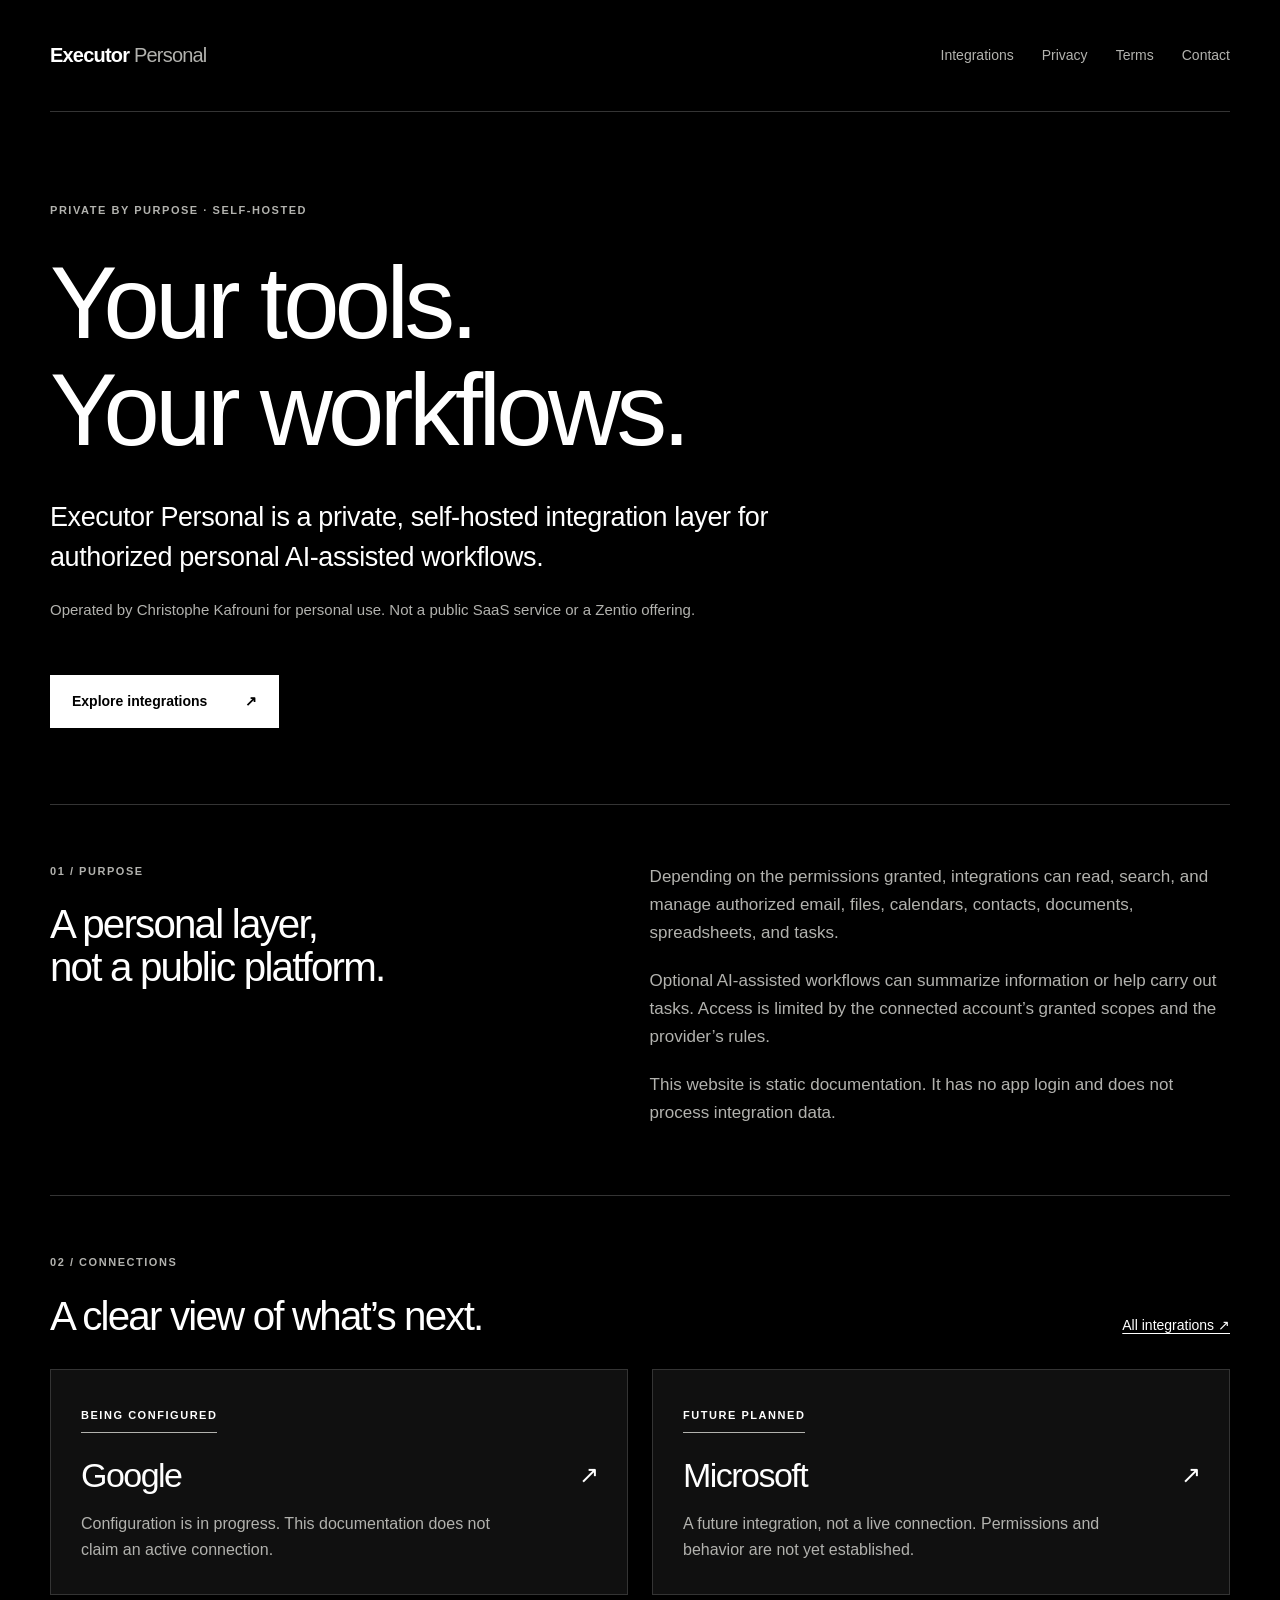
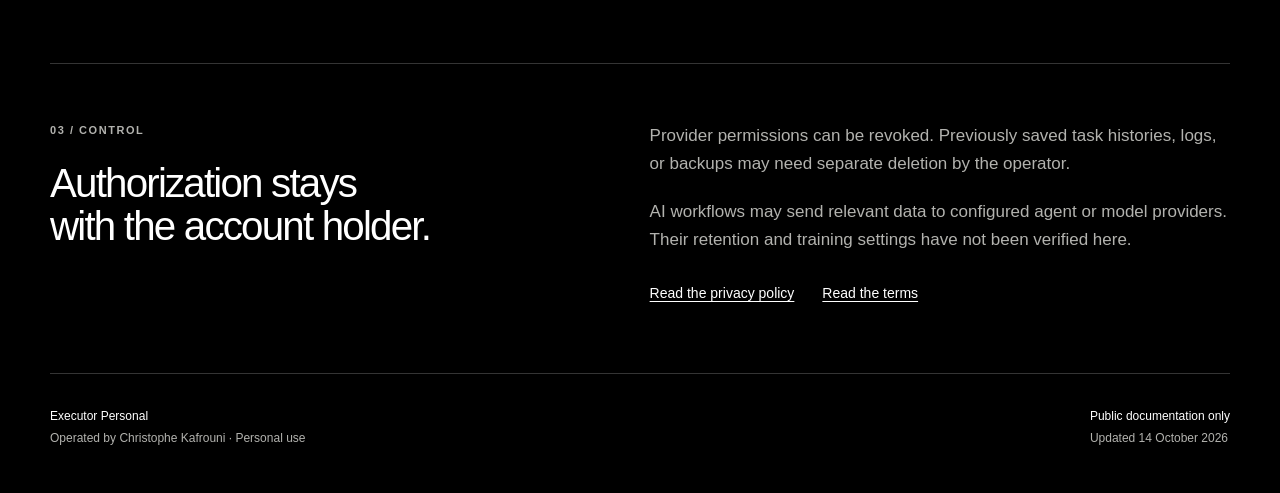
<file: index.html>
<!doctype html>
<html lang="en">
<head>
  <meta charset="utf-8">
  <meta name="viewport" content="width=device-width, initial-scale=1">
  <meta name="description" content="Private, self-hosted integrations for authorized personal AI-assisted workflows. Public documentation for Executor Personal.">
  <meta name="color-scheme" content="dark">
  <title>Executor Personal</title>
  <link rel="stylesheet" href="styles.css">
</head>
<body>
  <a class="skip-link" href="#main">Skip to content</a>
  <div class="site-shell">
    <header class="site-header">
      <a class="brand" href="index.html" aria-current="page">Executor <span>Personal</span></a>
      <nav aria-label="Main navigation"><a href="integrations.html">Integrations</a><a href="privacy.html">Privacy</a><a href="terms.html">Terms</a><a href="contact.html">Contact</a></nav>
    </header>
    <main id="main" tabindex="-1">
      <section class="hero home-hero" aria-labelledby="home-title">
        <p class="eyebrow">Private by purpose · Self-hosted</p>
        <h1 id="home-title">Your tools.<br>Your workflows.</h1>
        <p class="lead">Executor Personal is a private, self-hosted integration layer for authorized personal AI-assisted workflows.</p>
        <p class="hero-note">Operated by Christophe Kafrouni for personal use. Not a public SaaS service or a Zentio offering.</p>
        <a class="button" href="integrations.html">Explore integrations <span aria-hidden="true">↗</span></a>
      </section>
      <section class="section split" aria-labelledby="capabilities">
        <div><p class="eyebrow">01 / Purpose</p><h2 id="capabilities">A personal layer,<br>not a public platform.</h2></div>
        <div class="section-copy">
          <p>Depending on the permissions granted, integrations can read, search, and manage authorized email, files, calendars, contacts, documents, spreadsheets, and tasks.</p>
          <p>Optional AI-assisted workflows can summarize information or help carry out tasks. Access is limited by the connected account’s granted scopes and the provider’s rules.</p>
          <p>This website is static documentation. It has no app login and does not process integration data.</p>
        </div>
      </section>
      <section class="section" aria-labelledby="integration-status">
        <div class="section-heading"><div><p class="eyebrow">02 / Connections</p><h2 id="integration-status">A clear view of what’s next.</h2></div><a href="integrations.html">All integrations <span aria-hidden="true">↗</span></a></div>
        <div class="card-grid">
          <article class="card"><p class="status">Being configured</p><h3><a href="google.html">Google <span aria-hidden="true">↗</span></a></h3><p>Configuration is in progress. This documentation does not claim an active connection.</p></article>
          <article class="card"><p class="status">Future planned</p><h3><a href="microsoft.html">Microsoft <span aria-hidden="true">↗</span></a></h3><p>A future integration, not a live connection. Permissions and behavior are not yet established.</p></article>
        </div>
      </section>
      <section class="section split" aria-labelledby="control">
        <div><p class="eyebrow">03 / Control</p><h2 id="control">Authorization stays<br>with the account holder.</h2></div>
        <div class="section-copy"><p>Provider permissions can be revoked. Previously saved task histories, logs, or backups may need separate deletion by the operator.</p><p>AI workflows may send relevant data to configured agent or model providers. Their retention and training settings have not been verified here.</p><div class="inline-links"><a href="privacy.html">Read the privacy policy</a><a href="terms.html">Read the terms</a></div></div>
      </section>
    </main>
    <footer class="site-footer">
      <p>Executor Personal<br><span>Operated by Christophe Kafrouni · Personal use</span></p>
      <p>Public documentation only<br><span>Updated <time datetime="2026-10-14">14 October 2026</time></span></p>
    </footer>
  </div>
</body>
</html>
</file>
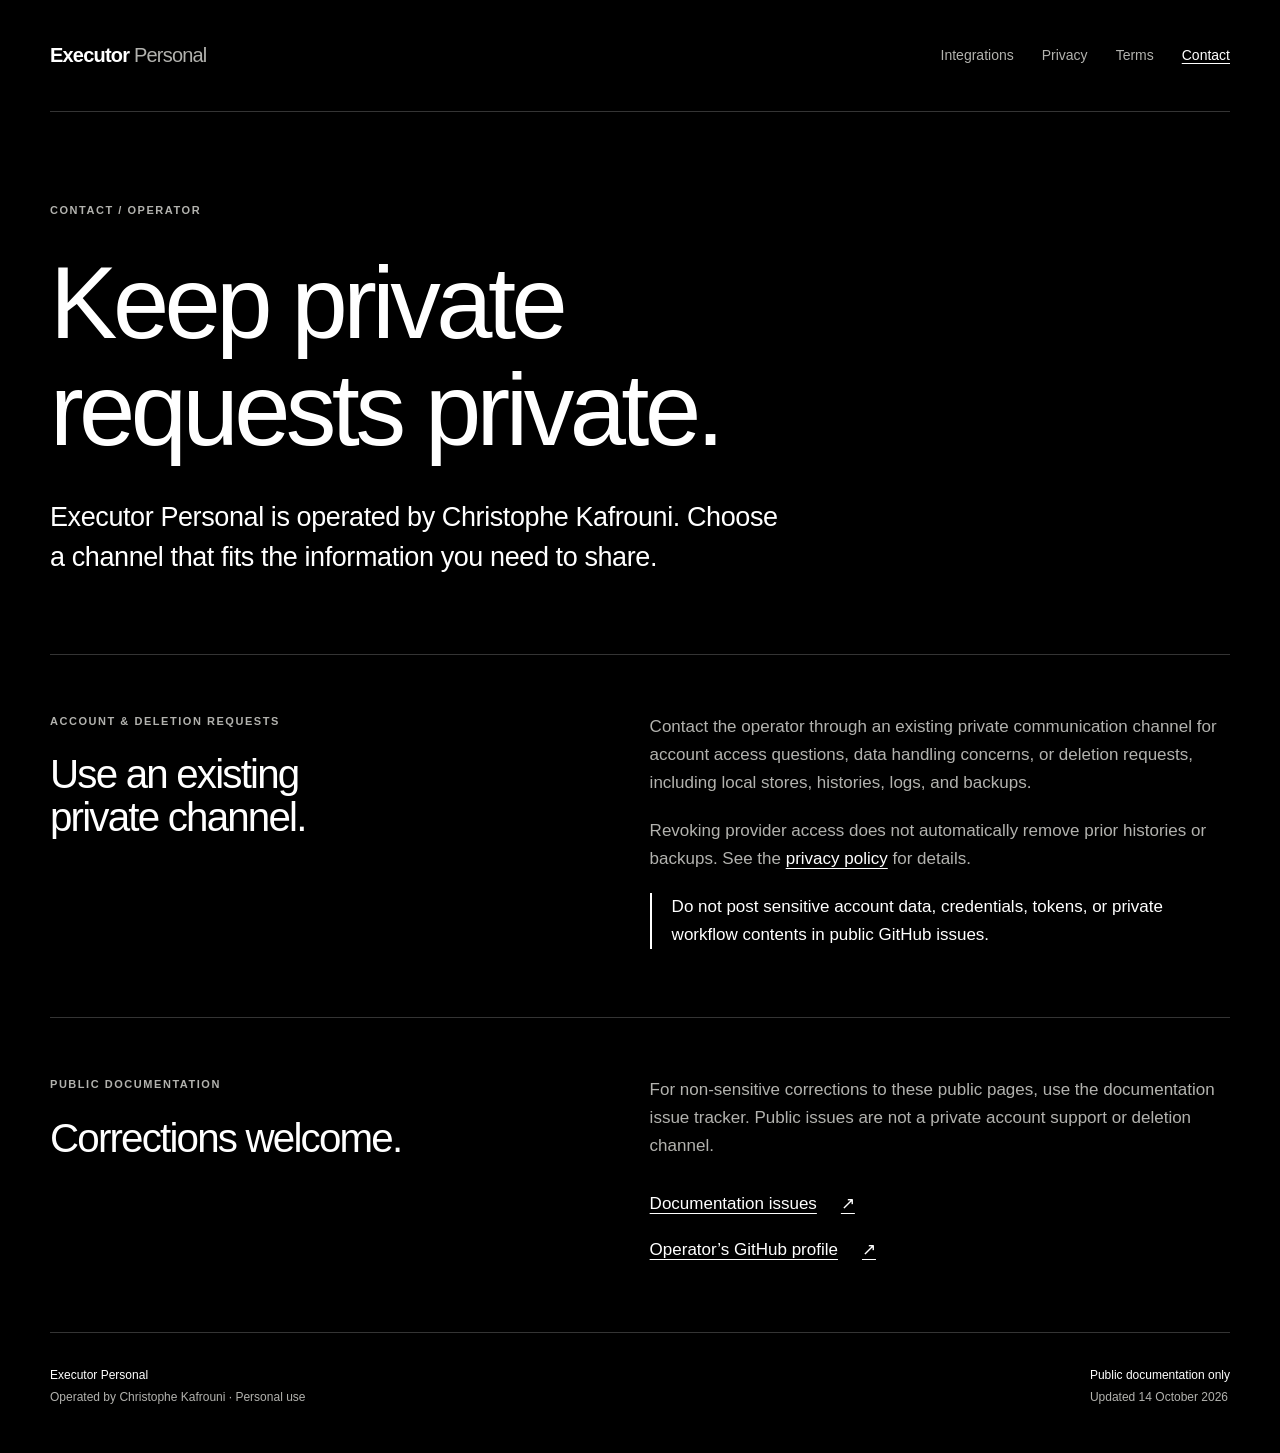
<file: contact.html>
<!doctype html>
<html lang="en">
<head>
  <meta charset="utf-8">
  <meta name="viewport" content="width=device-width, initial-scale=1">
  <meta name="description" content="Contact for Executor Personal, a private, self-hosted personal integration layer operated by Christophe Kafrouni.">
  <meta name="color-scheme" content="dark">
  <title>Contact · Executor Personal</title>
  <link rel="stylesheet" href="styles.css">
</head>
<body>
  <a class="skip-link" href="#main">Skip to content</a>
  <div class="site-shell">
    <header class="site-header">
      <a class="brand" href="index.html">Executor <span>Personal</span></a>
      <nav aria-label="Main navigation"><a href="integrations.html">Integrations</a><a href="privacy.html">Privacy</a><a href="terms.html">Terms</a><a href="contact.html" aria-current="page">Contact</a></nav>
    </header>
    <main id="main" tabindex="-1">
      <section class="hero" aria-labelledby="page-title"><p class="eyebrow">Contact / Operator</p><h1 id="page-title">Keep private<br>requests private.</h1><p class="lead">Executor Personal is operated by Christophe Kafrouni. Choose a channel that fits the information you need to share.</p></section>
      <section class="section split" aria-labelledby="private-contact"><div><p class="eyebrow">Account &amp; deletion requests</p><h2 id="private-contact">Use an existing<br>private channel.</h2></div><div class="section-copy"><p>Contact the operator through an existing private communication channel for account access questions, data handling concerns, or deletion requests, including local stores, histories, logs, and backups.</p><p>Revoking provider access does not automatically remove prior histories or backups. See the <a href="privacy.html">privacy policy</a> for details.</p><p class="notice">Do not post sensitive account data, credentials, tokens, or private workflow contents in public GitHub issues.</p></div></section>
      <section class="section split" aria-labelledby="public-contact"><div><p class="eyebrow">Public documentation</p><h2 id="public-contact">Corrections welcome.</h2></div><div class="section-copy"><p>For non-sensitive corrections to these public pages, use the documentation issue tracker. Public issues are not a private account support or deletion channel.</p><div class="contact-links"><a href="https://github.com/ckafrouni/integration-pages/issues">Documentation issues <span aria-hidden="true">↗</span></a><a href="https://github.com/ckafrouni">Operator’s GitHub profile <span aria-hidden="true">↗</span></a></div></div></section>
    </main>
    <footer class="site-footer">
      <p>Executor Personal<br><span>Operated by Christophe Kafrouni · Personal use</span></p>
      <p>Public documentation only<br><span>Updated <time datetime="2026-10-14">14 October 2026</time></span></p>
    </footer>
  </div>
</body>
</html>
</file>
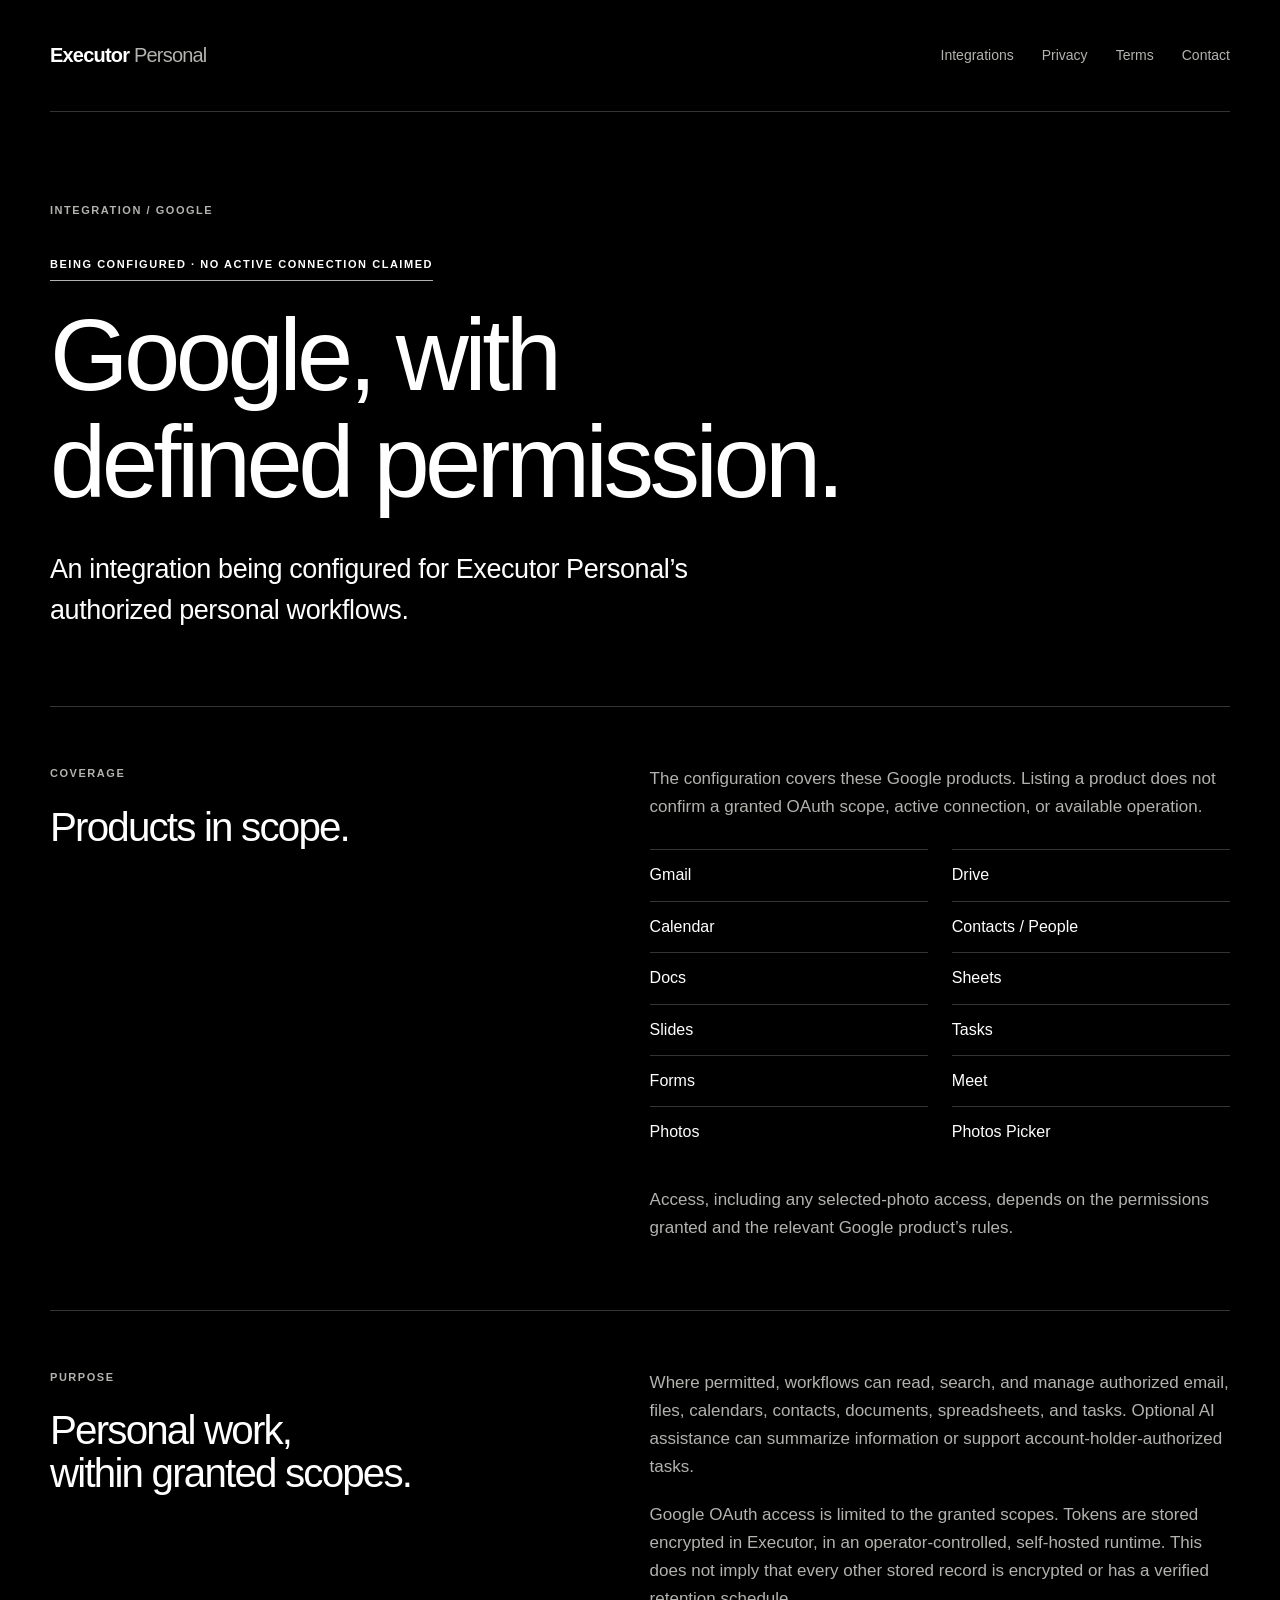
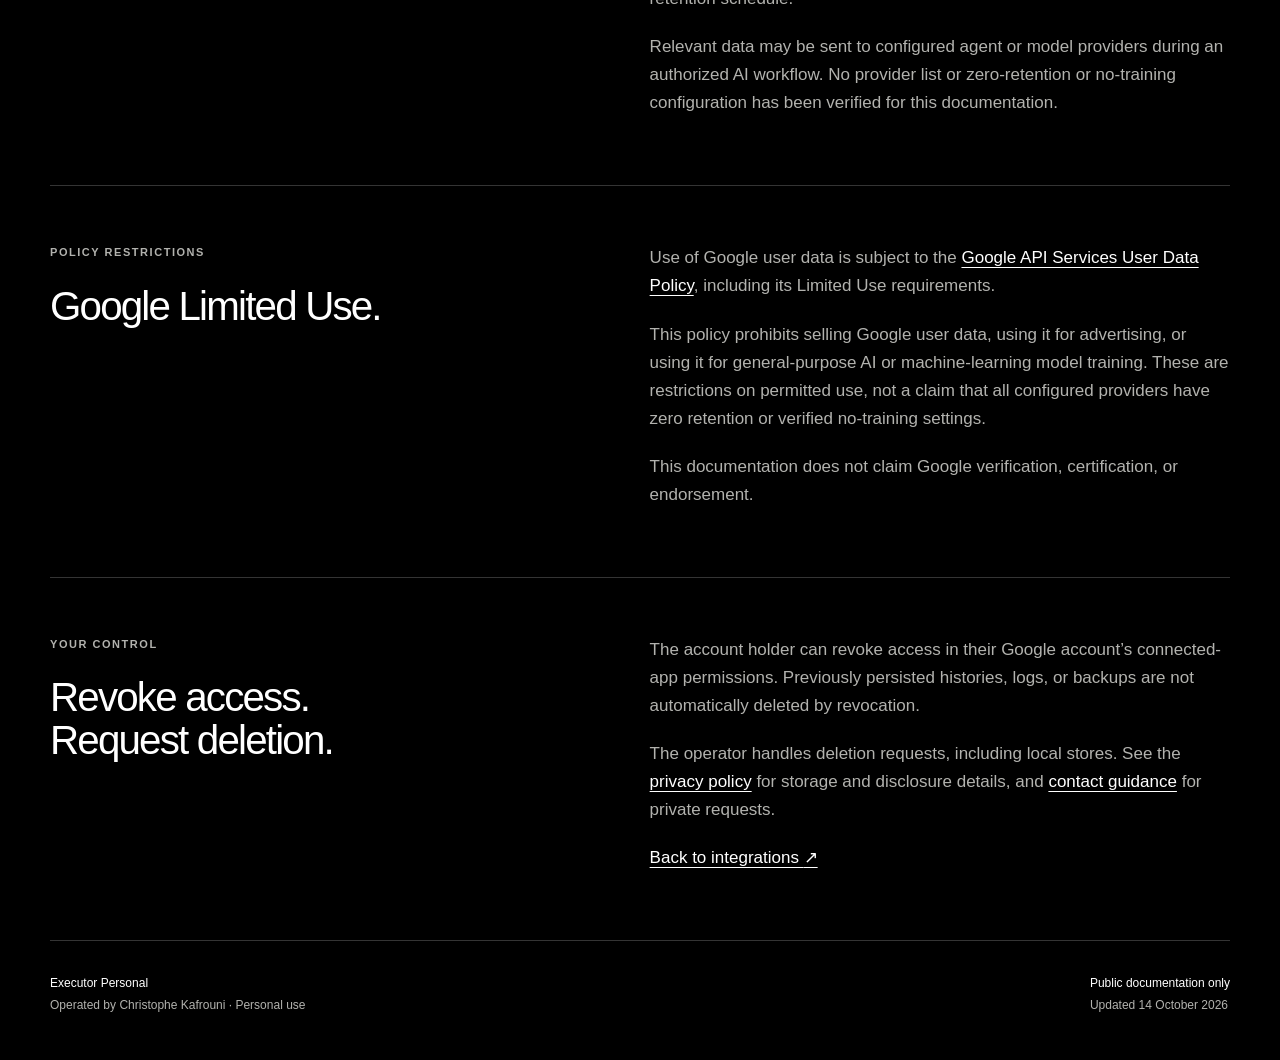
<file: google.html>
<!doctype html>
<html lang="en">
<head>
  <meta charset="utf-8">
  <meta name="viewport" content="width=device-width, initial-scale=1">
  <meta name="description" content="Google integration for Executor Personal, a private, self-hosted personal integration layer operated by Christophe Kafrouni.">
  <meta name="color-scheme" content="dark">
  <title>Google integration · Executor Personal</title>
  <link rel="stylesheet" href="styles.css">
</head>
<body>
  <a class="skip-link" href="#main">Skip to content</a>
  <div class="site-shell">
    <header class="site-header">
      <a class="brand" href="index.html">Executor <span>Personal</span></a>
      <nav aria-label="Main navigation"><a href="integrations.html">Integrations</a><a href="privacy.html">Privacy</a><a href="terms.html">Terms</a><a href="contact.html">Contact</a></nav>
    </header>
    <main id="main" tabindex="-1">
      <section class="hero" aria-labelledby="page-title"><p class="eyebrow">Integration / Google</p><p class="status">Being configured · No active connection claimed</p><h1 id="page-title">Google, with<br>defined permission.</h1><p class="lead">An integration being configured for Executor Personal’s authorized personal workflows.</p></section>
      <section class="section split" aria-labelledby="products"><div><p class="eyebrow">Coverage</p><h2 id="products">Products in scope.</h2></div><div class="section-copy"><p>The configuration covers these Google products. Listing a product does not confirm a granted OAuth scope, active connection, or available operation.</p><ul class="product-list"><li>Gmail</li><li>Drive</li><li>Calendar</li><li>Contacts / People</li><li>Docs</li><li>Sheets</li><li>Slides</li><li>Tasks</li><li>Forms</li><li>Meet</li><li>Photos</li><li>Photos Picker</li></ul><p>Access, including any selected-photo access, depends on the permissions granted and the relevant Google product’s rules.</p></div></section>
      <section class="section split" aria-labelledby="use"><div><p class="eyebrow">Purpose</p><h2 id="use">Personal work,<br>within granted scopes.</h2></div><div class="section-copy"><p>Where permitted, workflows can read, search, and manage authorized email, files, calendars, contacts, documents, spreadsheets, and tasks. Optional AI assistance can summarize information or support account-holder-authorized tasks.</p><p>Google OAuth access is limited to the granted scopes. Tokens are stored encrypted in Executor, in an operator-controlled, self-hosted runtime. This does not imply that every other stored record is encrypted or has a verified retention schedule.</p><p>Relevant data may be sent to configured agent or model providers during an authorized AI workflow. No provider list or zero-retention or no-training configuration has been verified for this documentation.</p></div></section>
      <section class="section split" aria-labelledby="limited-use"><div><p class="eyebrow">Policy restrictions</p><h2 id="limited-use">Google Limited Use.</h2></div><div class="section-copy"><p>Use of Google user data is subject to the <a href="https://developers.google.com/terms/api-services-user-data-policy">Google API Services User Data Policy</a>, including its Limited Use requirements.</p><p>This policy prohibits selling Google user data, using it for advertising, or using it for general-purpose AI or machine-learning model training. These are restrictions on permitted use, not a claim that all configured providers have zero retention or verified no-training settings.</p><p>This documentation does not claim Google verification, certification, or endorsement.</p></div></section>
      <section class="section split" aria-labelledby="revoke"><div><p class="eyebrow">Your control</p><h2 id="revoke">Revoke access.<br>Request deletion.</h2></div><div class="section-copy"><p>The account holder can revoke access in their Google account’s connected-app permissions. Previously persisted histories, logs, or backups are not automatically deleted by revocation.</p><p>The operator handles deletion requests, including local stores. See the <a href="privacy.html">privacy policy</a> for storage and disclosure details, and <a href="contact.html">contact guidance</a> for private requests.</p><p><a href="integrations.html">Back to integrations <span aria-hidden="true">↗</span></a></p></div></section>
    </main>
    <footer class="site-footer">
      <p>Executor Personal<br><span>Operated by Christophe Kafrouni · Personal use</span></p>
      <p>Public documentation only<br><span>Updated <time datetime="2026-10-14">14 October 2026</time></span></p>
    </footer>
  </div>
</body>
</html>
</file>
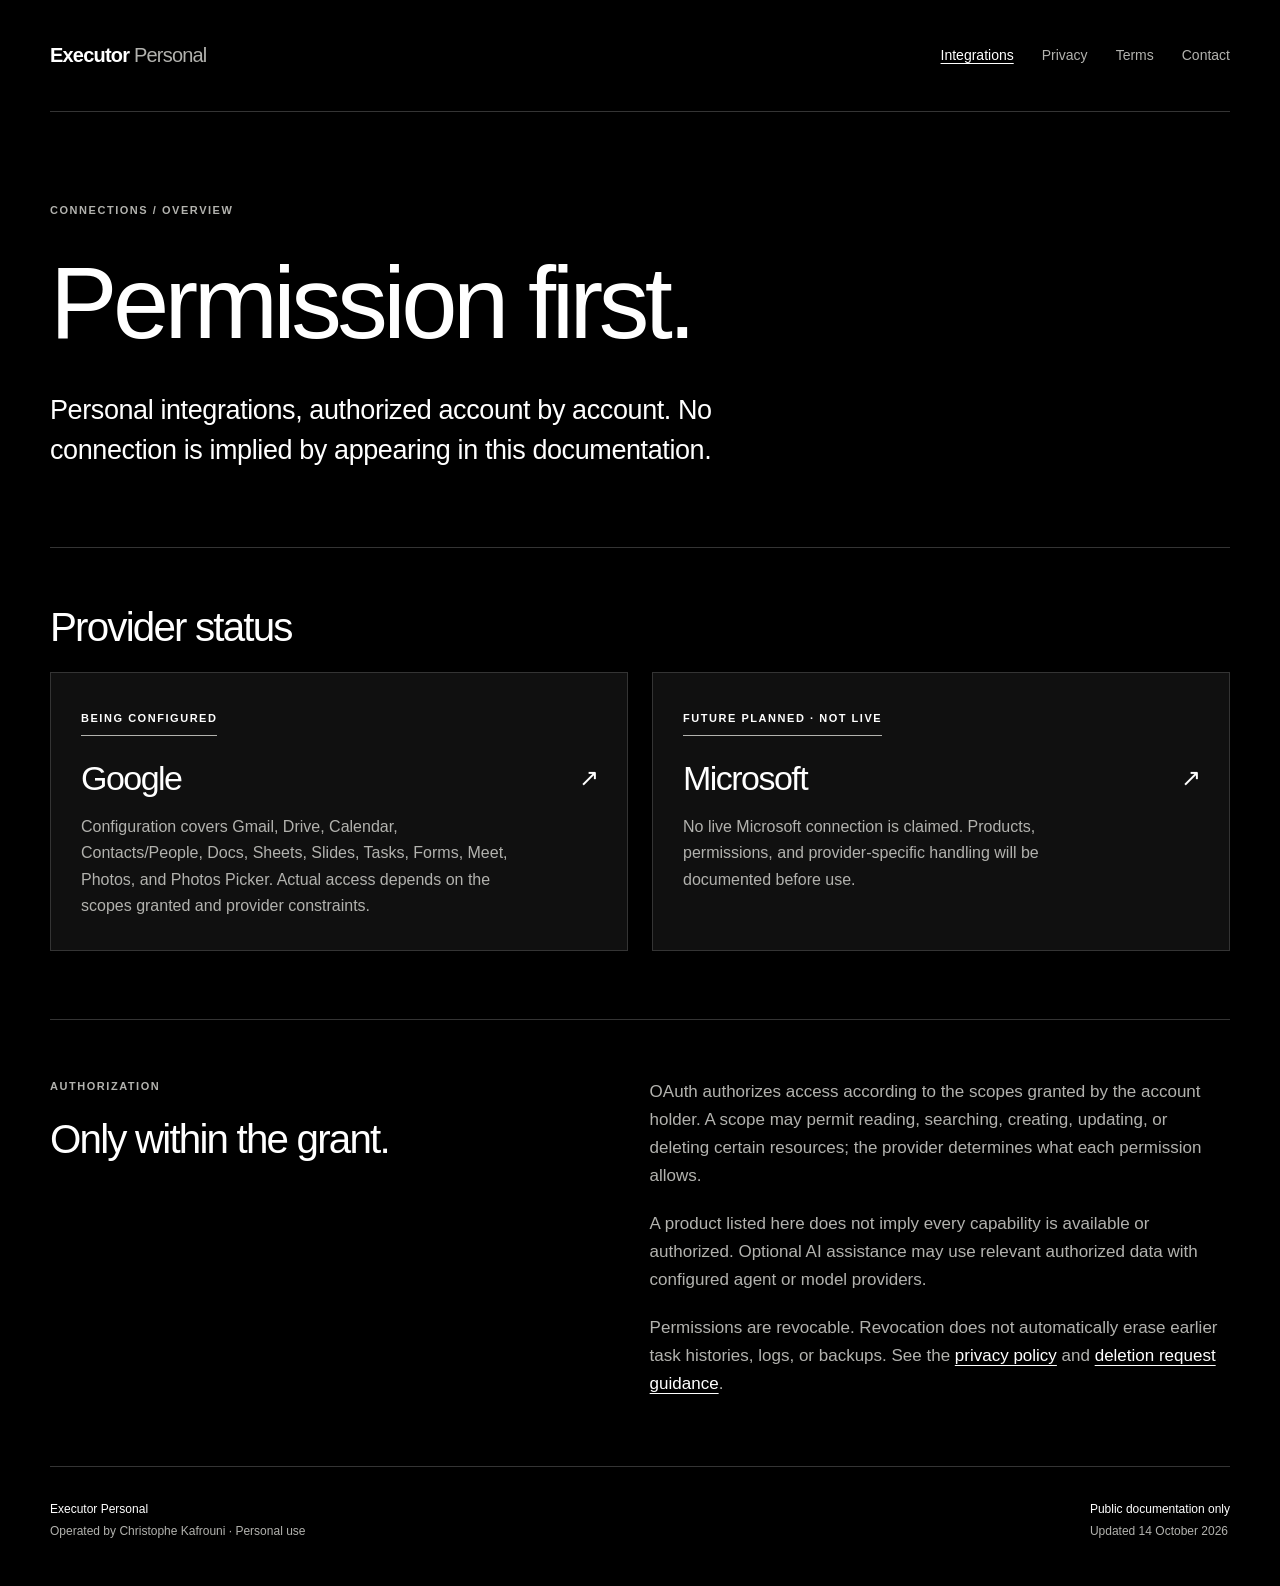
<file: integrations.html>
<!doctype html>
<html lang="en">
<head>
  <meta charset="utf-8">
  <meta name="viewport" content="width=device-width, initial-scale=1">
  <meta name="description" content="Integrations for Executor Personal, a private, self-hosted personal integration layer operated by Christophe Kafrouni.">
  <meta name="color-scheme" content="dark">
  <title>Integrations · Executor Personal</title>
  <link rel="stylesheet" href="styles.css">
</head>
<body>
  <a class="skip-link" href="#main">Skip to content</a>
  <div class="site-shell">
    <header class="site-header">
      <a class="brand" href="index.html">Executor <span>Personal</span></a>
      <nav aria-label="Main navigation"><a href="integrations.html" aria-current="page">Integrations</a><a href="privacy.html">Privacy</a><a href="terms.html">Terms</a><a href="contact.html">Contact</a></nav>
    </header>
    <main id="main" tabindex="-1">
      <section class="hero" aria-labelledby="page-title"><p class="eyebrow">Connections / Overview</p><h1 id="page-title">Permission first.</h1><p class="lead">Personal integrations, authorized account by account. No connection is implied by appearing in this documentation.</p></section>
      <section class="section" aria-labelledby="providers"><h2 id="providers">Provider status</h2><div class="card-grid">
        <article class="card"><p class="status">Being configured</p><h3><a href="google.html">Google <span aria-hidden="true">↗</span></a></h3><p>Configuration covers Gmail, Drive, Calendar, Contacts/People, Docs, Sheets, Slides, Tasks, Forms, Meet, Photos, and Photos Picker. Actual access depends on the scopes granted and provider constraints.</p></article>
        <article class="card"><p class="status">Future planned · Not live</p><h3><a href="microsoft.html">Microsoft <span aria-hidden="true">↗</span></a></h3><p>No live Microsoft connection is claimed. Products, permissions, and provider-specific handling will be documented before use.</p></article>
      </div></section>
      <section class="section split" aria-labelledby="scope"><div><p class="eyebrow">Authorization</p><h2 id="scope">Only within the grant.</h2></div><div class="section-copy"><p>OAuth authorizes access according to the scopes granted by the account holder. A scope may permit reading, searching, creating, updating, or deleting certain resources; the provider determines what each permission allows.</p><p>A product listed here does not imply every capability is available or authorized. Optional AI assistance may use relevant authorized data with configured agent or model providers.</p><p>Permissions are revocable. Revocation does not automatically erase earlier task histories, logs, or backups. See the <a href="privacy.html">privacy policy</a> and <a href="contact.html">deletion request guidance</a>.</p></div></section>
    </main>
    <footer class="site-footer">
      <p>Executor Personal<br><span>Operated by Christophe Kafrouni · Personal use</span></p>
      <p>Public documentation only<br><span>Updated <time datetime="2026-10-14">14 October 2026</time></span></p>
    </footer>
  </div>
</body>
</html>
</file>
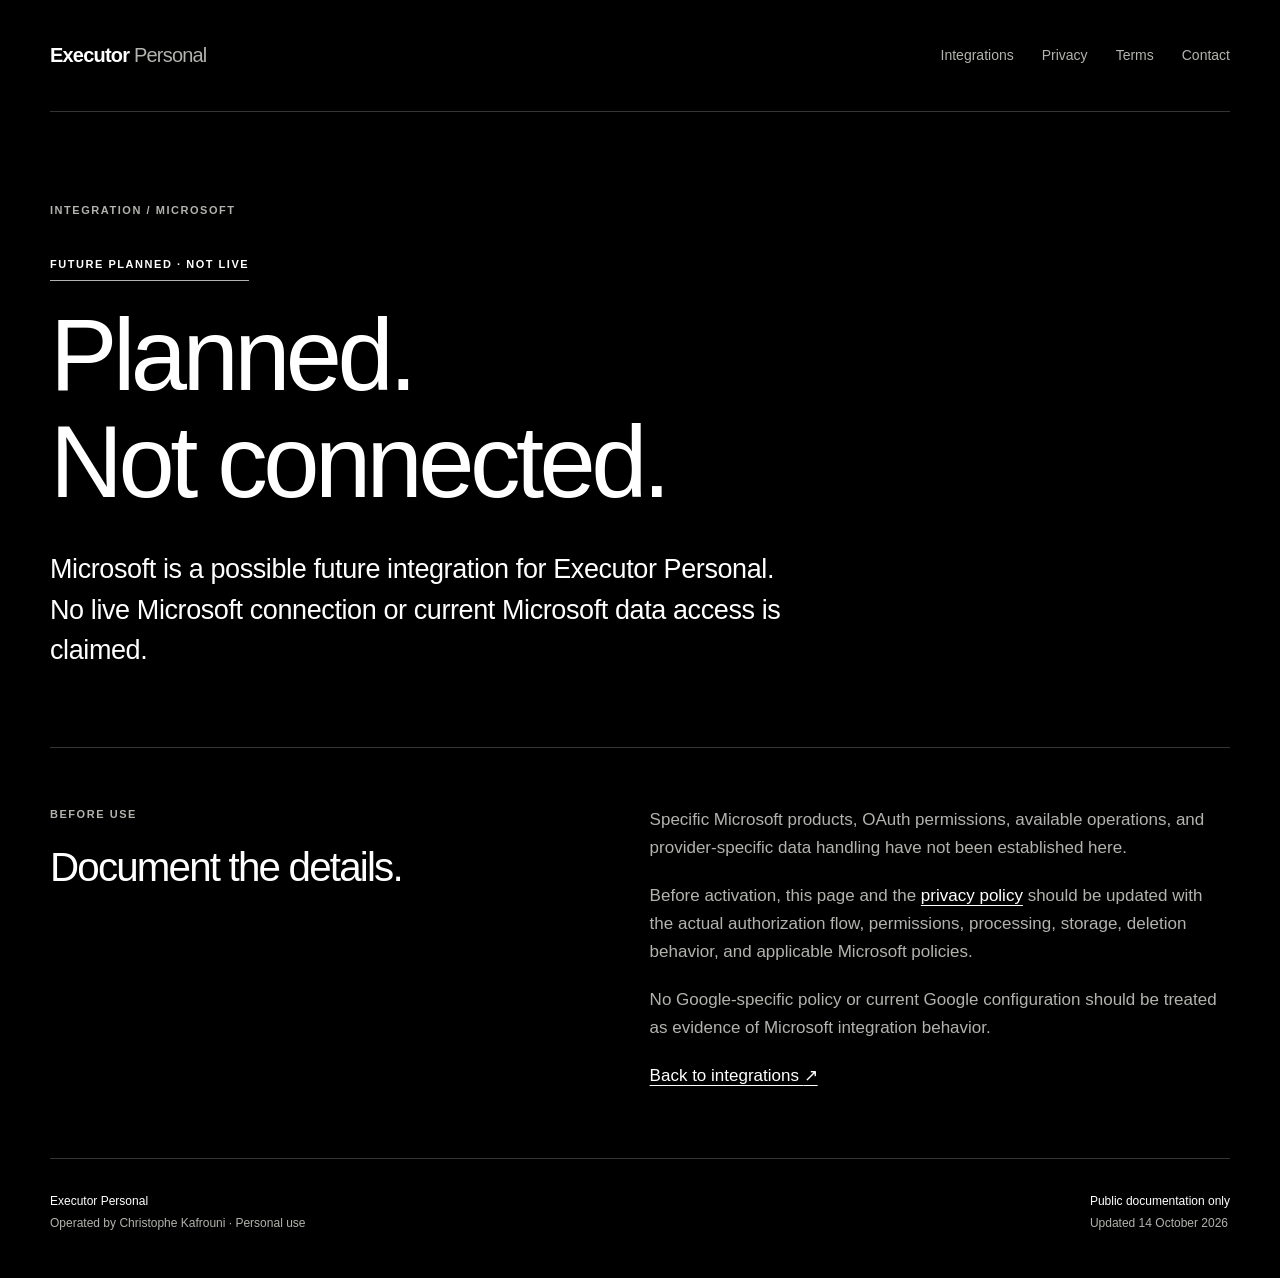
<file: microsoft.html>
<!doctype html>
<html lang="en">
<head>
  <meta charset="utf-8">
  <meta name="viewport" content="width=device-width, initial-scale=1">
  <meta name="description" content="Microsoft integration for Executor Personal, a private, self-hosted personal integration layer operated by Christophe Kafrouni.">
  <meta name="color-scheme" content="dark">
  <title>Microsoft integration · Executor Personal</title>
  <link rel="stylesheet" href="styles.css">
</head>
<body>
  <a class="skip-link" href="#main">Skip to content</a>
  <div class="site-shell">
    <header class="site-header">
      <a class="brand" href="index.html">Executor <span>Personal</span></a>
      <nav aria-label="Main navigation"><a href="integrations.html">Integrations</a><a href="privacy.html">Privacy</a><a href="terms.html">Terms</a><a href="contact.html">Contact</a></nav>
    </header>
    <main id="main" tabindex="-1">
      <section class="hero" aria-labelledby="page-title"><p class="eyebrow">Integration / Microsoft</p><p class="status">Future planned · Not live</p><h1 id="page-title">Planned.<br>Not connected.</h1><p class="lead">Microsoft is a possible future integration for Executor Personal. No live Microsoft connection or current Microsoft data access is claimed.</p></section>
      <section class="section split" aria-labelledby="future"><div><p class="eyebrow">Before use</p><h2 id="future">Document the details.</h2></div><div class="section-copy"><p>Specific Microsoft products, OAuth permissions, available operations, and provider-specific data handling have not been established here.</p><p>Before activation, this page and the <a href="privacy.html">privacy policy</a> should be updated with the actual authorization flow, permissions, processing, storage, deletion behavior, and applicable Microsoft policies.</p><p>No Google-specific policy or current Google configuration should be treated as evidence of Microsoft integration behavior.</p><p><a href="integrations.html">Back to integrations <span aria-hidden="true">↗</span></a></p></div></section>
    </main>
    <footer class="site-footer">
      <p>Executor Personal<br><span>Operated by Christophe Kafrouni · Personal use</span></p>
      <p>Public documentation only<br><span>Updated <time datetime="2026-10-14">14 October 2026</time></span></p>
    </footer>
  </div>
</body>
</html>
</file>
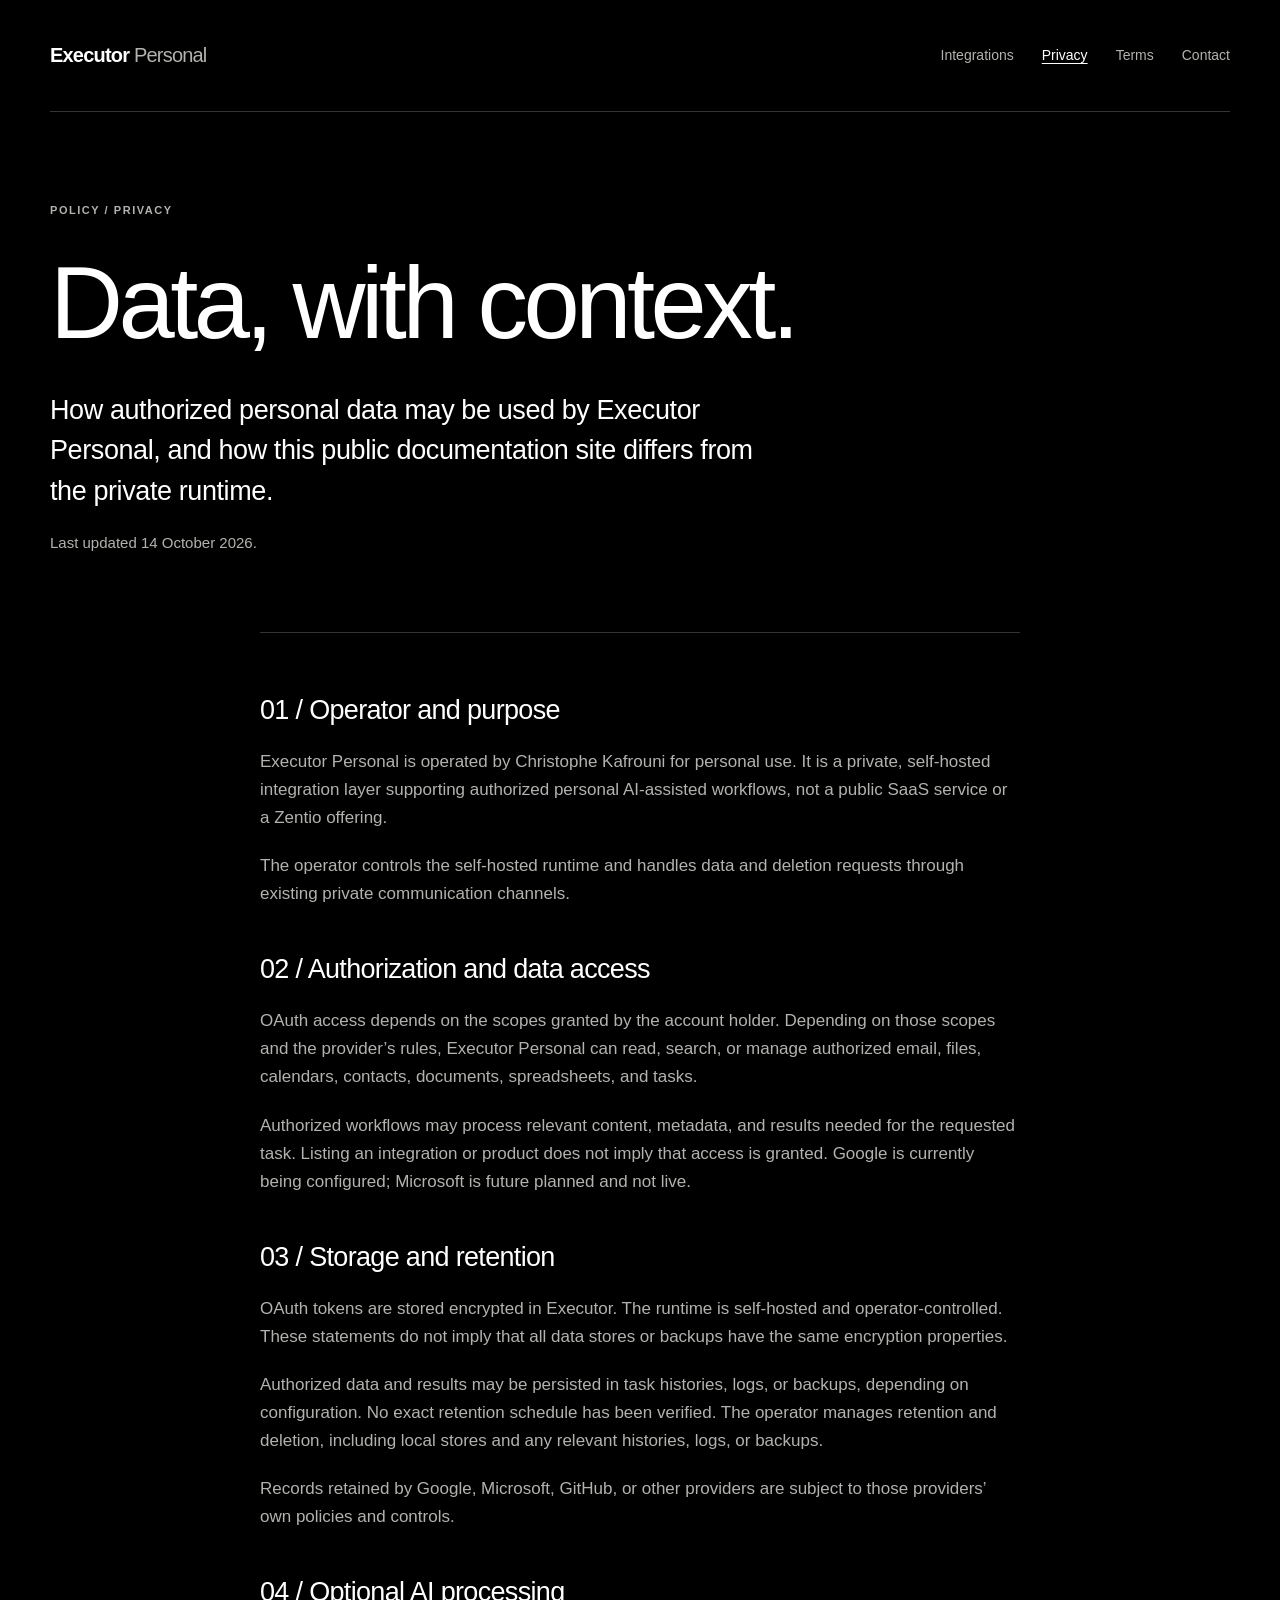
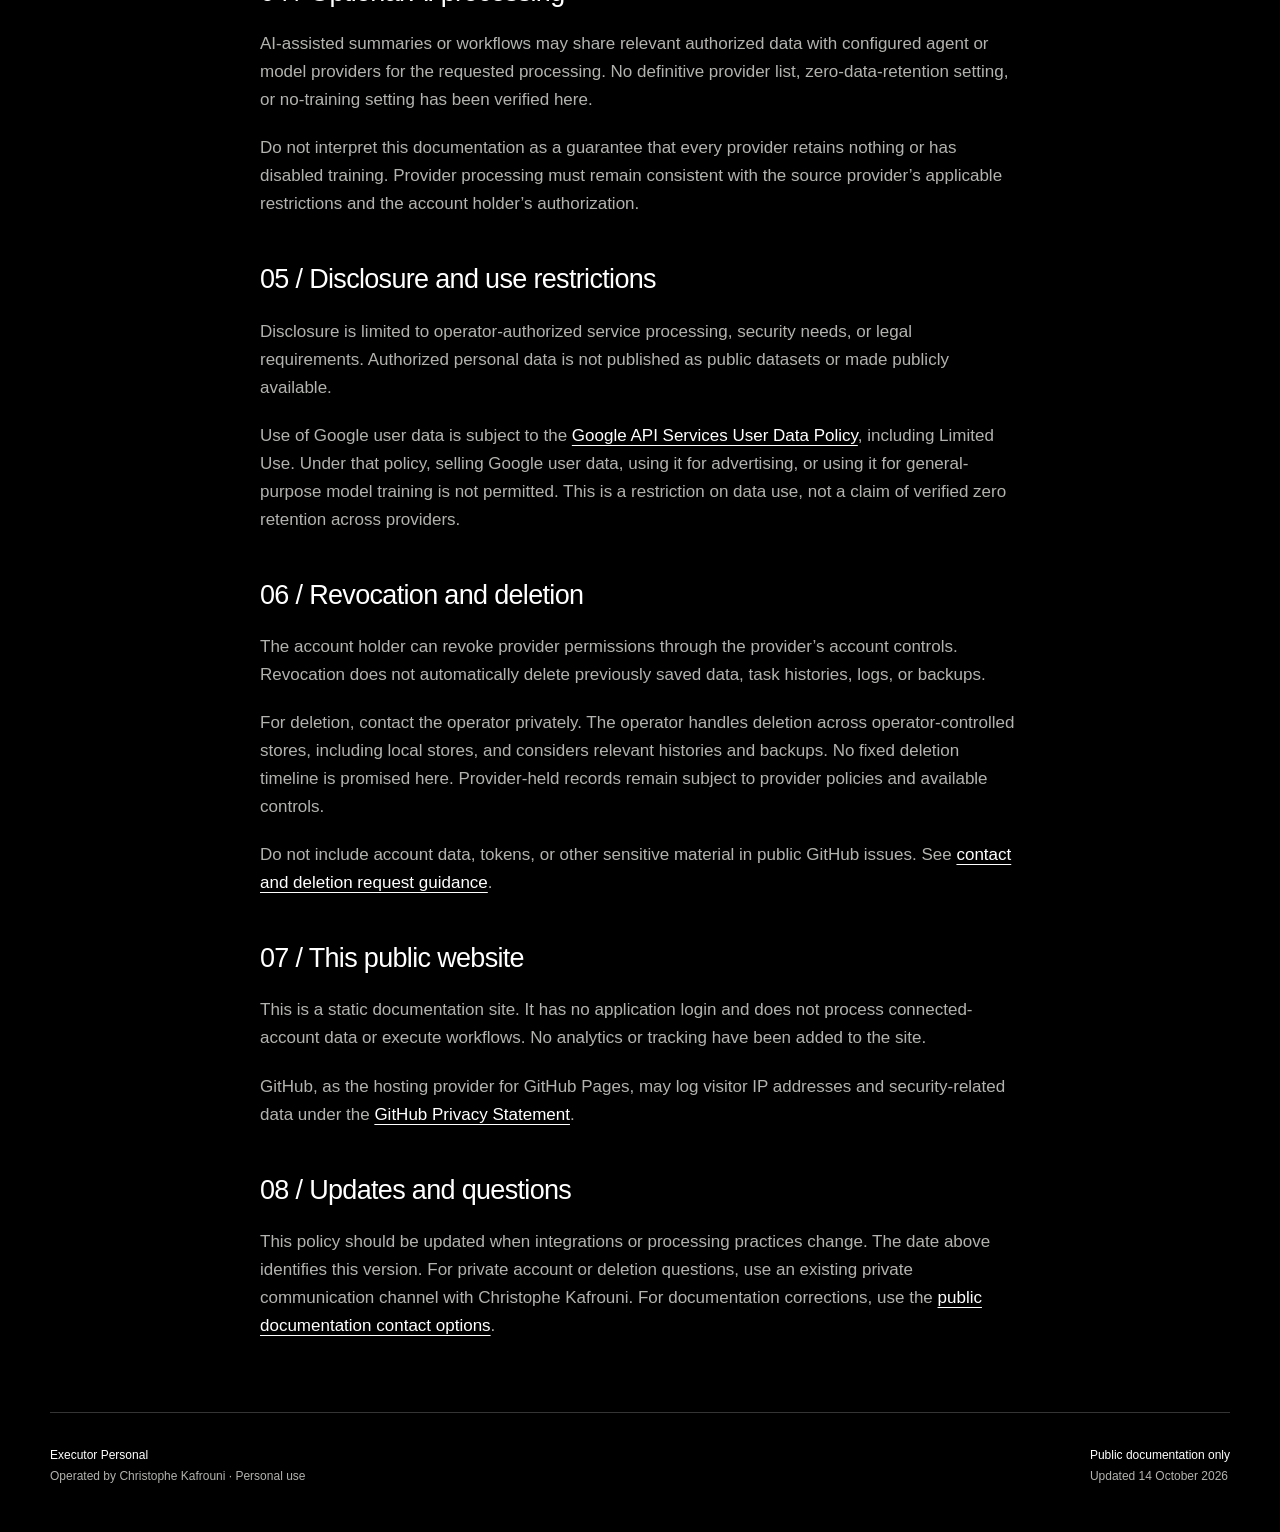
<file: privacy.html>
<!doctype html>
<html lang="en">
<head>
  <meta charset="utf-8">
  <meta name="viewport" content="width=device-width, initial-scale=1">
  <meta name="description" content="Privacy policy for Executor Personal, a private, self-hosted personal integration layer operated by Christophe Kafrouni.">
  <meta name="color-scheme" content="dark">
  <title>Privacy policy · Executor Personal</title>
  <link rel="stylesheet" href="styles.css">
</head>
<body>
  <a class="skip-link" href="#main">Skip to content</a>
  <div class="site-shell">
    <header class="site-header">
      <a class="brand" href="index.html">Executor <span>Personal</span></a>
      <nav aria-label="Main navigation"><a href="integrations.html">Integrations</a><a href="privacy.html" aria-current="page">Privacy</a><a href="terms.html">Terms</a><a href="contact.html">Contact</a></nav>
    </header>
    <main id="main" tabindex="-1">
      <section class="hero" aria-labelledby="page-title"><p class="eyebrow">Policy / Privacy</p><h1 id="page-title">Data, with context.</h1><p class="lead">How authorized personal data may be used by Executor Personal, and how this public documentation site differs from the private runtime.</p><p class="hero-note">Last updated <time datetime="2026-10-14">14 October 2026</time>.</p></section>
      <div class="policy-body">
        <section aria-labelledby="operator"><h2 id="operator">01 / Operator and purpose</h2><p>Executor Personal is operated by Christophe Kafrouni for personal use. It is a private, self-hosted integration layer supporting authorized personal AI-assisted workflows, not a public SaaS service or a Zentio offering.</p><p>The operator controls the self-hosted runtime and handles data and deletion requests through existing private communication channels.</p></section>
        <section aria-labelledby="authorization"><h2 id="authorization">02 / Authorization and data access</h2><p>OAuth access depends on the scopes granted by the account holder. Depending on those scopes and the provider’s rules, Executor Personal can read, search, or manage authorized email, files, calendars, contacts, documents, spreadsheets, and tasks.</p><p>Authorized workflows may process relevant content, metadata, and results needed for the requested task. Listing an integration or product does not imply that access is granted. Google is currently being configured; Microsoft is future planned and not live.</p></section>
        <section aria-labelledby="storage"><h2 id="storage">03 / Storage and retention</h2><p>OAuth tokens are stored encrypted in Executor. The runtime is self-hosted and operator-controlled. These statements do not imply that all data stores or backups have the same encryption properties.</p><p>Authorized data and results may be persisted in task histories, logs, or backups, depending on configuration. No exact retention schedule has been verified. The operator manages retention and deletion, including local stores and any relevant histories, logs, or backups.</p><p>Records retained by Google, Microsoft, GitHub, or other providers are subject to those providers’ own policies and controls.</p></section>
        <section aria-labelledby="ai"><h2 id="ai">04 / Optional AI processing</h2><p>AI-assisted summaries or workflows may share relevant authorized data with configured agent or model providers for the requested processing. No definitive provider list, zero-data-retention setting, or no-training setting has been verified here.</p><p>Do not interpret this documentation as a guarantee that every provider retains nothing or has disabled training. Provider processing must remain consistent with the source provider’s applicable restrictions and the account holder’s authorization.</p></section>
        <section aria-labelledby="disclosure"><h2 id="disclosure">05 / Disclosure and use restrictions</h2><p>Disclosure is limited to operator-authorized service processing, security needs, or legal requirements. Authorized personal data is not published as public datasets or made publicly available.</p><p>Use of Google user data is subject to the <a href="https://developers.google.com/terms/api-services-user-data-policy">Google API Services User Data Policy</a>, including Limited Use. Under that policy, selling Google user data, using it for advertising, or using it for general-purpose model training is not permitted. This is a restriction on data use, not a claim of verified zero retention across providers.</p></section>
        <section aria-labelledby="deletion"><h2 id="deletion">06 / Revocation and deletion</h2><p>The account holder can revoke provider permissions through the provider’s account controls. Revocation does not automatically delete previously saved data, task histories, logs, or backups.</p><p>For deletion, contact the operator privately. The operator handles deletion across operator-controlled stores, including local stores, and considers relevant histories and backups. No fixed deletion timeline is promised here. Provider-held records remain subject to provider policies and available controls.</p><p>Do not include account data, tokens, or other sensitive material in public GitHub issues. See <a href="contact.html">contact and deletion request guidance</a>.</p></section>
        <section aria-labelledby="website"><h2 id="website">07 / This public website</h2><p>This is a static documentation site. It has no application login and does not process connected-account data or execute workflows. No analytics or tracking have been added to the site.</p><p>GitHub, as the hosting provider for GitHub Pages, may log visitor IP addresses and security-related data under the <a href="https://docs.github.com/en/site-policy/privacy-policies/github-general-privacy-statement">GitHub Privacy Statement</a>.</p></section>
        <section aria-labelledby="updates"><h2 id="updates">08 / Updates and questions</h2><p>This policy should be updated when integrations or processing practices change. The date above identifies this version. For private account or deletion questions, use an existing private communication channel with Christophe Kafrouni. For documentation corrections, use the <a href="contact.html">public documentation contact options</a>.</p></section>
      </div>
    </main>
    <footer class="site-footer">
      <p>Executor Personal<br><span>Operated by Christophe Kafrouni · Personal use</span></p>
      <p>Public documentation only<br><span>Updated <time datetime="2026-10-14">14 October 2026</time></span></p>
    </footer>
  </div>
</body>
</html>
</file>
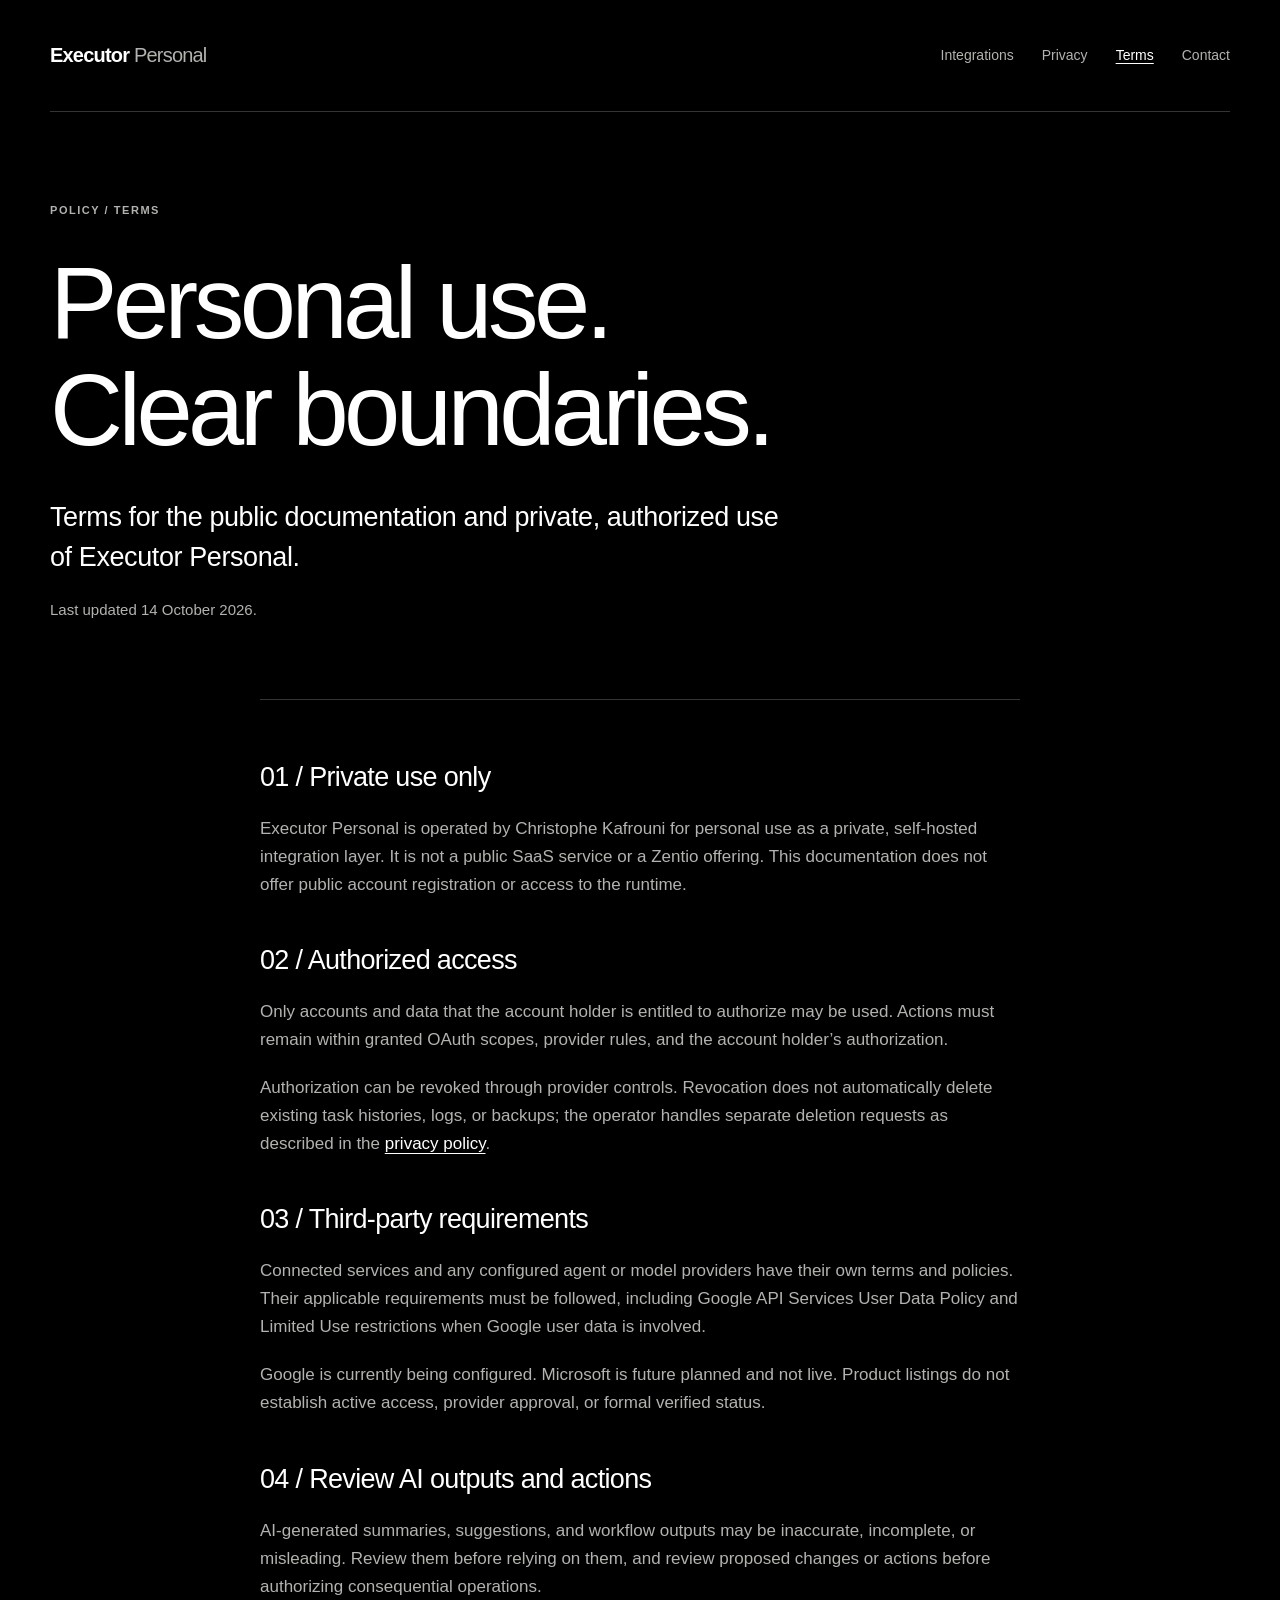
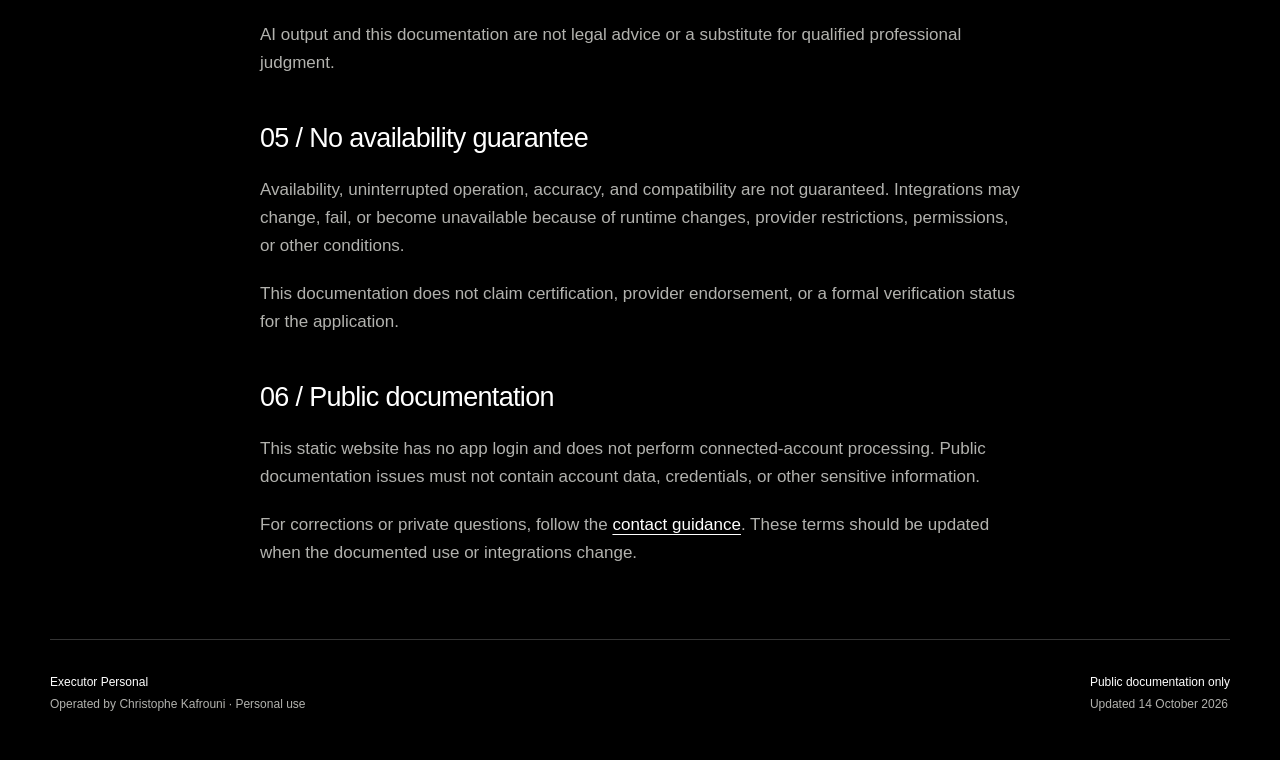
<file: terms.html>
<!doctype html>
<html lang="en">
<head>
  <meta charset="utf-8">
  <meta name="viewport" content="width=device-width, initial-scale=1">
  <meta name="description" content="Terms of use for Executor Personal, a private, self-hosted personal integration layer operated by Christophe Kafrouni.">
  <meta name="color-scheme" content="dark">
  <title>Terms of use · Executor Personal</title>
  <link rel="stylesheet" href="styles.css">
</head>
<body>
  <a class="skip-link" href="#main">Skip to content</a>
  <div class="site-shell">
    <header class="site-header">
      <a class="brand" href="index.html">Executor <span>Personal</span></a>
      <nav aria-label="Main navigation"><a href="integrations.html">Integrations</a><a href="privacy.html">Privacy</a><a href="terms.html" aria-current="page">Terms</a><a href="contact.html">Contact</a></nav>
    </header>
    <main id="main" tabindex="-1">
      <section class="hero" aria-labelledby="page-title"><p class="eyebrow">Policy / Terms</p><h1 id="page-title">Personal use.<br>Clear boundaries.</h1><p class="lead">Terms for the public documentation and private, authorized use of Executor Personal.</p><p class="hero-note">Last updated <time datetime="2026-10-14">14 October 2026</time>.</p></section>
      <div class="policy-body">
        <section aria-labelledby="private"><h2 id="private">01 / Private use only</h2><p>Executor Personal is operated by Christophe Kafrouni for personal use as a private, self-hosted integration layer. It is not a public SaaS service or a Zentio offering. This documentation does not offer public account registration or access to the runtime.</p></section>
        <section aria-labelledby="permission"><h2 id="permission">02 / Authorized access</h2><p>Only accounts and data that the account holder is entitled to authorize may be used. Actions must remain within granted OAuth scopes, provider rules, and the account holder’s authorization.</p><p>Authorization can be revoked through provider controls. Revocation does not automatically delete existing task histories, logs, or backups; the operator handles separate deletion requests as described in the <a href="privacy.html">privacy policy</a>.</p></section>
        <section aria-labelledby="third-party"><h2 id="third-party">03 / Third-party requirements</h2><p>Connected services and any configured agent or model providers have their own terms and policies. Their applicable requirements must be followed, including Google API Services User Data Policy and Limited Use restrictions when Google user data is involved.</p><p>Google is currently being configured. Microsoft is future planned and not live. Product listings do not establish active access, provider approval, or formal verified status.</p></section>
        <section aria-labelledby="review"><h2 id="review">04 / Review AI outputs and actions</h2><p>AI-generated summaries, suggestions, and workflow outputs may be inaccurate, incomplete, or misleading. Review them before relying on them, and review proposed changes or actions before authorizing consequential operations.</p><p>AI output and this documentation are not legal advice or a substitute for qualified professional judgment.</p></section>
        <section aria-labelledby="availability"><h2 id="availability">05 / No availability guarantee</h2><p>Availability, uninterrupted operation, accuracy, and compatibility are not guaranteed. Integrations may change, fail, or become unavailable because of runtime changes, provider restrictions, permissions, or other conditions.</p><p>This documentation does not claim certification, provider endorsement, or a formal verification status for the application.</p></section>
        <section aria-labelledby="public"><h2 id="public">06 / Public documentation</h2><p>This static website has no app login and does not perform connected-account processing. Public documentation issues must not contain account data, credentials, or other sensitive information.</p><p>For corrections or private questions, follow the <a href="contact.html">contact guidance</a>. These terms should be updated when the documented use or integrations change.</p></section>
      </div>
    </main>
    <footer class="site-footer">
      <p>Executor Personal<br><span>Operated by Christophe Kafrouni · Personal use</span></p>
      <p>Public documentation only<br><span>Updated <time datetime="2026-10-14">14 October 2026</time></span></p>
    </footer>
  </div>
</body>
</html>
</file>
<file: styles.css>
:root {
  color-scheme: dark;
  --bg: #000;
  --surface: #101010;
  --text: #fff;
  --muted: #b2b2ae;
  --line: #343434;
  --font: -apple-system, BlinkMacSystemFont, "Segoe UI", Helvetica, Arial, sans-serif;
}
* { box-sizing: border-box; }
html { scroll-behavior: smooth; }
body { margin: 0; background: var(--bg); color: var(--text); font-family: var(--font); font-size: 17px; line-height: 1.65; -webkit-font-smoothing: antialiased; }
a { color: inherit; text-decoration-thickness: 1px; text-underline-offset: .22em; }
a:hover { text-decoration-thickness: 2px; }
a:focus-visible { outline: 2px solid var(--text); outline-offset: 6px; border-radius: 1px; }
main:focus { outline: none; }
.skip-link { position: absolute; top: 12px; left: 16px; transform: translateY(-180%); background: var(--text); color: var(--bg); padding: 10px 18px; z-index: 10; }
.skip-link:focus { transform: translateY(0); }
.site-shell { width: min(100% - 96px, 1180px); margin-inline: auto; }
.site-header { min-height: 112px; display: flex; justify-content: space-between; align-items: center; gap: 28px; border-bottom: 1px solid var(--line); }
.brand { font-size: 20px; letter-spacing: -.04em; font-weight: 650; text-decoration: none; white-space: nowrap; }
.brand span { color: var(--muted); font-weight: 400; }
nav { display: flex; flex-wrap: wrap; gap: 28px; font-size: 14px; }
nav a { color: var(--muted); text-decoration: none; }
nav a:hover, nav a[aria-current="page"] { color: var(--text); text-decoration: underline; }
.hero { padding-block: 90px 76px; }
.eyebrow, .status { text-transform: uppercase; letter-spacing: .14em; font-size: 11px; font-weight: 600; line-height: 1.5; }
.eyebrow { color: var(--muted); margin: 0 0 30px; }
h1, h2, h3 { font-weight: 500; line-height: 1.06; letter-spacing: -.045em; text-wrap: balance; }
h1 { font-size: clamp(48px, 7.9vw, 104px); margin: 0 0 34px; max-width: 1000px; }
h2 { font-size: clamp(28px, 3.15vw, 42px); margin: 0 0 24px; }
h3 { font-size: 34px; margin: 24px 0 18px; }
p { margin: 0 0 20px; }
p:last-child { margin-bottom: 0; }
.lead { font-size: clamp(20px, 2.2vw, 27px); line-height: 1.5; max-width: 740px; color: var(--text); letter-spacing: -.015em; }
.hero-note { color: var(--muted); font-size: 15px; max-width: 650px; }
.button { display: inline-flex; align-items: center; gap: 38px; background: var(--text); color: var(--bg); text-decoration: none; margin-top: 32px; padding: 15px 22px; font-size: 14px; font-weight: 600; }
.button:hover { background: #dcdcd8; text-decoration: none; }
.section { border-top: 1px solid var(--line); padding-block: 58px 68px; }
.split { display: grid; grid-template-columns: 1fr 1.1fr; gap: 72px; }
.section .eyebrow { margin-bottom: 24px; }
.section-copy { max-width: 640px; color: var(--muted); }
.section-copy a { color: var(--text); }
.section-heading { display: flex; align-items: flex-end; justify-content: space-between; gap: 30px; margin-bottom: 32px; }
.section-heading h2 { margin-bottom: 0; }
.section-heading > a { font-size: 14px; white-space: nowrap; }
.card-grid { display: grid; grid-template-columns: repeat(2, minmax(0, 1fr)); gap: 24px; }
.card { border: 1px solid var(--line); background: var(--surface); padding: 30px; }
.card p:not(.status) { color: var(--muted); font-size: 16px; max-width: 48ch; }
.card h3 a { display: flex; align-items: center; justify-content: space-between; gap: 20px; text-decoration: none; }
.card h3 a:hover { text-decoration: underline; }
.card h3 span { font-size: 24px; }
.status { display: inline-block; border-bottom: 1px solid var(--muted); padding-bottom: 8px; margin-bottom: 20px; color: var(--text); }
.card .status { margin-bottom: 0; }
.inline-links { display: flex; flex-wrap: wrap; gap: 16px 28px; margin-top: 28px; font-size: 14px; }
.product-list { list-style: none; margin: 28px 0; padding: 0; display: grid; grid-template-columns: repeat(2, minmax(0, 1fr)); gap: 0 24px; }
.product-list li { border-top: 1px solid var(--line); padding: 12px 0; color: var(--text); font-size: 16px; }
.policy-body { max-width: 760px; margin-inline: auto; border-top: 1px solid var(--line); padding-block: 16px 72px; }
.policy-body section { padding-top: 44px; }
.policy-body h2 { font-size: 27px; line-height: 1.3; letter-spacing: -.025em; margin-bottom: 20px; }
.policy-body p { color: var(--muted); }
.policy-body a { color: var(--text); }
.notice { border-left: 2px solid var(--text); padding-left: 20px; color: var(--text); }
.contact-links { display: flex; flex-direction: column; align-items: flex-start; gap: 18px; margin-top: 30px; }
.contact-links a { display: inline-flex; gap: 24px; }
.site-footer { border-top: 1px solid var(--line); display: flex; justify-content: space-between; gap: 28px; padding-block: 32px 44px; font-size: 12px; line-height: 1.8; }
.site-footer p { margin: 0; }
.site-footer span { color: var(--muted); }
@media (min-width: 1400px) { .home-hero { padding-top: 108px; } }
@media (max-width: 800px) {
  .site-shell { width: calc(100% - 48px); }
  .site-header { align-items: flex-start; flex-direction: column; justify-content: center; padding-block: 24px; gap: 20px; }
  nav { gap: 14px 24px; }
  .hero { padding-block: 60px; }
  .split { grid-template-columns: 1fr; gap: 14px; }
  .section { padding-block: 42px 48px; }
  .section-heading { align-items: flex-start; flex-direction: column; gap: 18px; }
  .card-grid { gap: 16px; }
  .card { padding: 24px; }
  .site-footer { flex-direction: column; gap: 18px; }
}
@media (max-width: 560px) {
  .site-shell { width: calc(100% - 40px); }
  body { font-size: 16px; }
  h1 { font-size: clamp(43px, 12vw, 64px); }
  .card-grid { grid-template-columns: 1fr; }
  .policy-body h2 { font-size: 24px; }
  .eyebrow, .status { letter-spacing: .1em; }
}
@media (prefers-reduced-motion: reduce) { html { scroll-behavior: auto; } }
</file>
